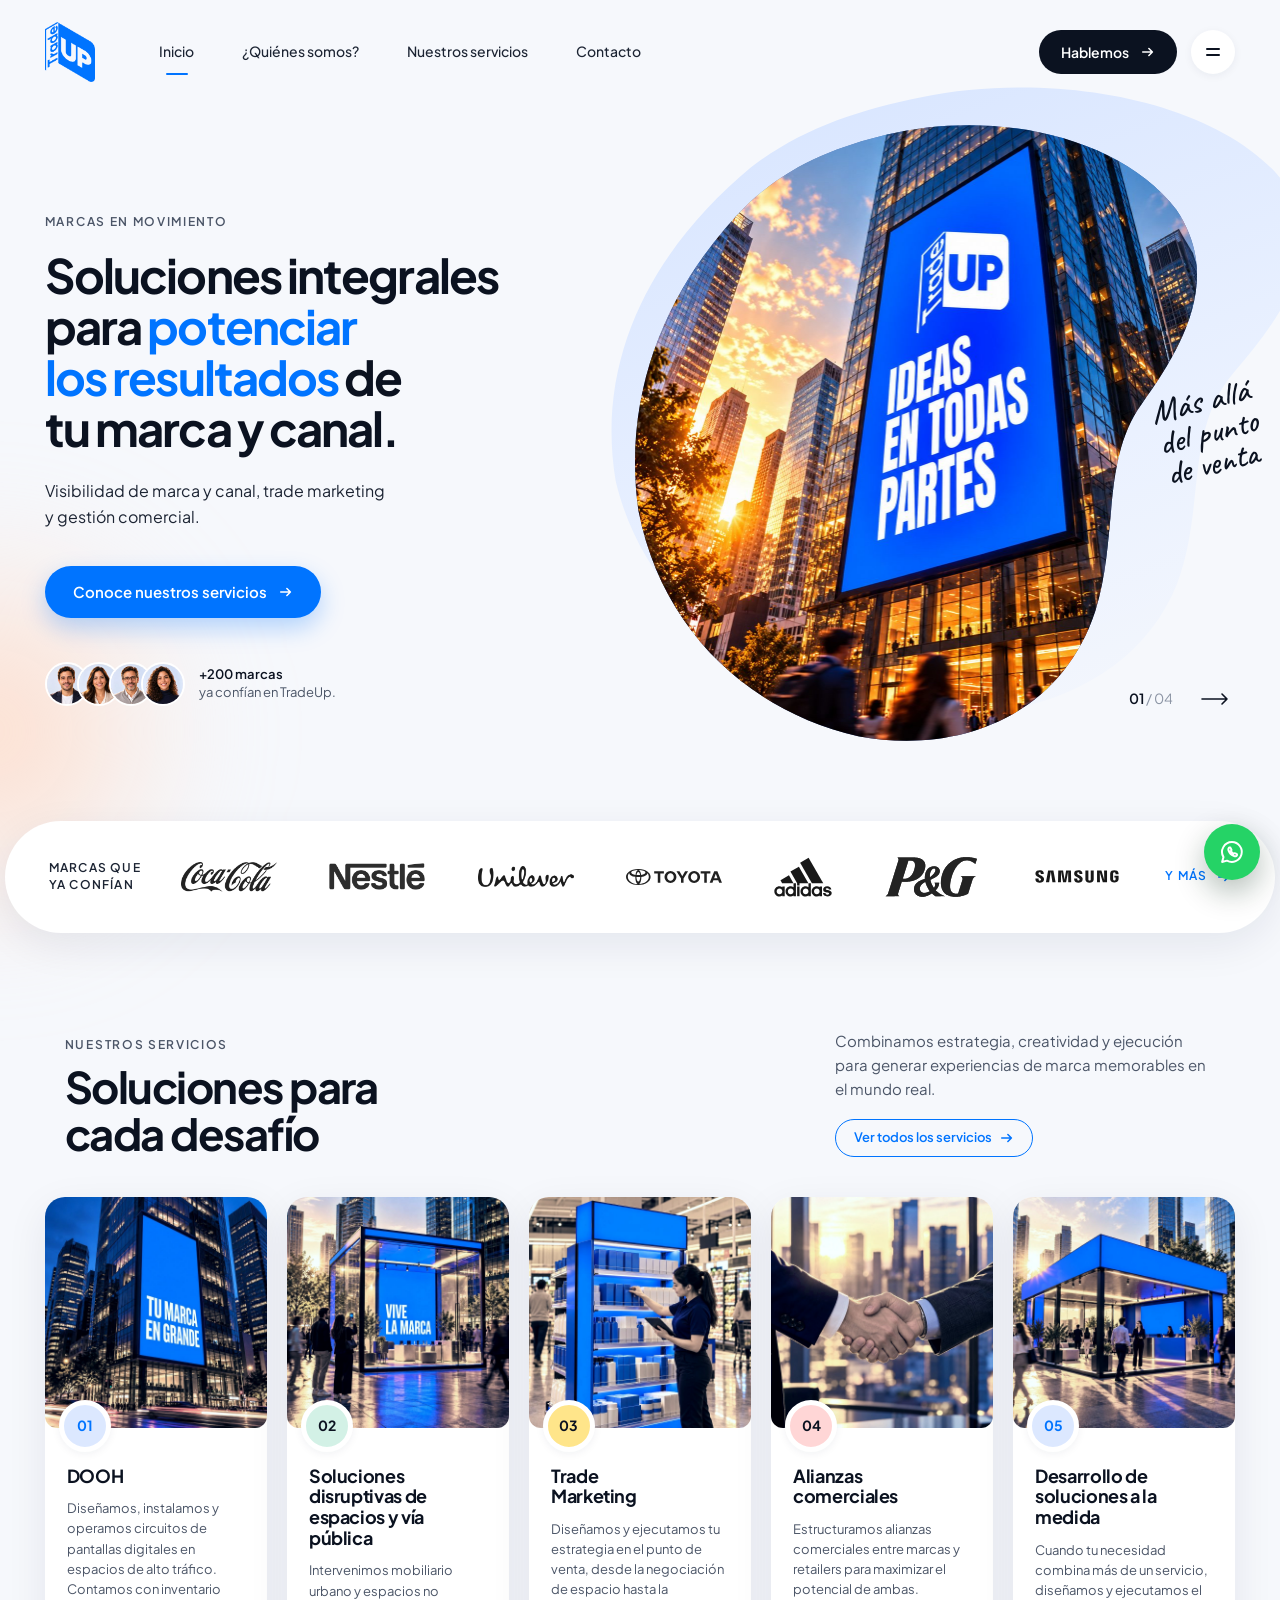
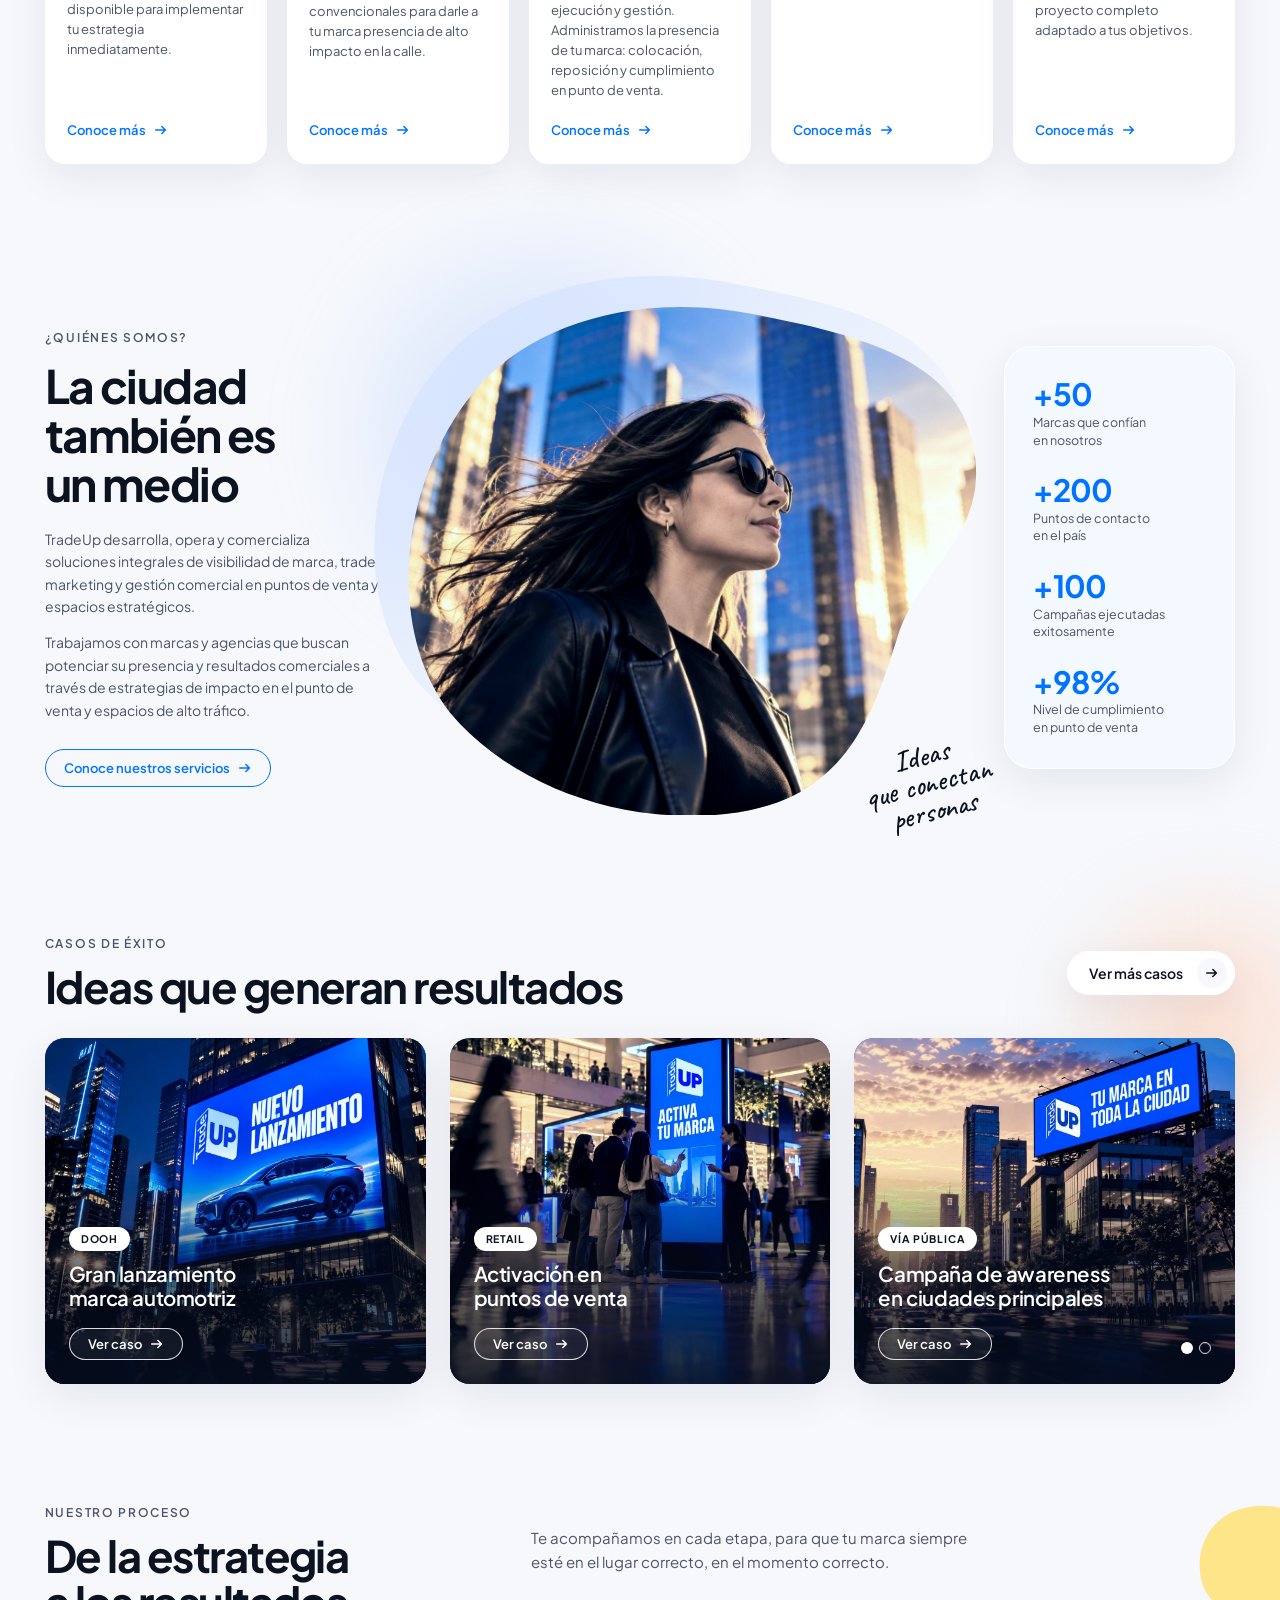
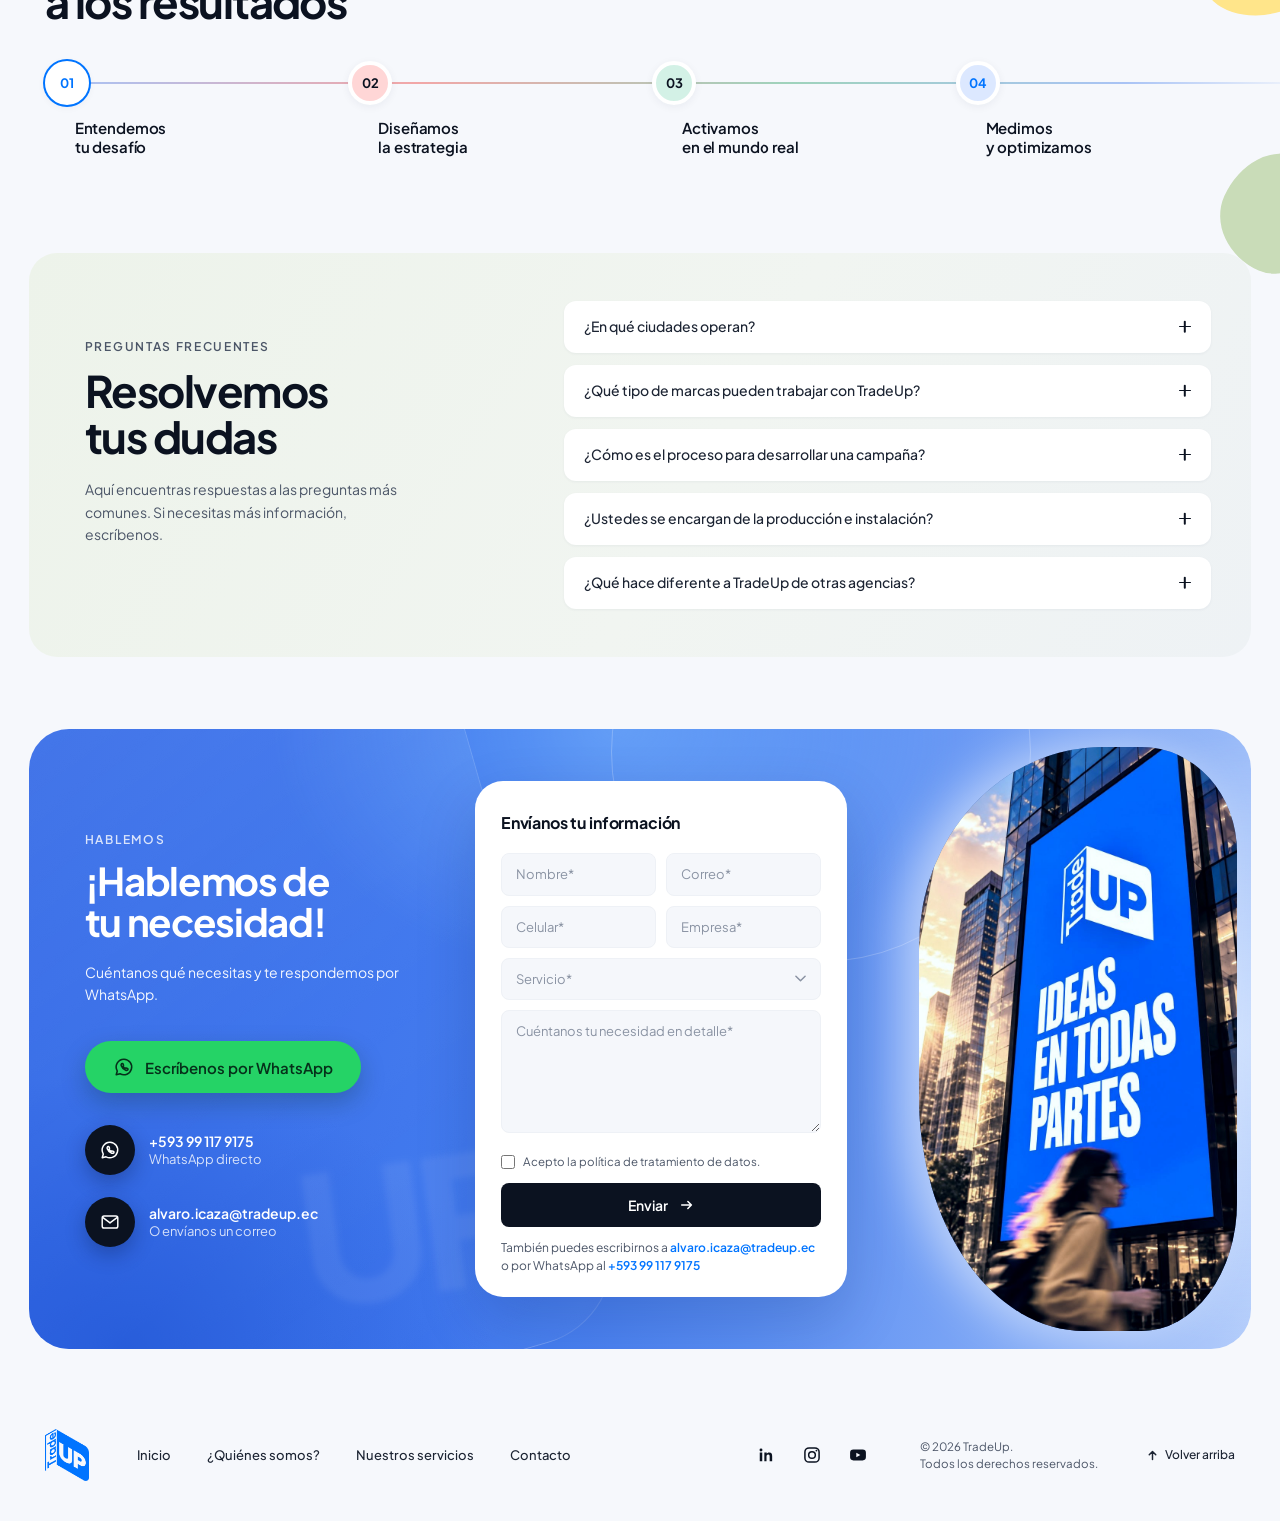
<file: index.html>
<!doctype html>
<html lang="es">
<head>
  <meta charset="utf-8">
  <meta name="viewport" content="width=device-width, initial-scale=1">
  <title>TradeUp | Soluciones integrales para tu marca y canal</title>
  <meta name="description" content="Visibilidad de marca y canal, trade marketing y gestión comercial. Soluciones integrales para potenciar los resultados de tu marca y canal.">
  <link rel="icon" href="assets/favicon/favicon.ico" sizes="any">
  <link rel="icon" type="image/png" sizes="32x32" href="assets/favicon/favicon-32x32.png">
  <link rel="apple-touch-icon" href="assets/favicon/apple-touch-icon.png">
  <meta name="theme-color" content="#001B42">
  <link rel="preconnect" href="https://fonts.googleapis.com">
  <link rel="preconnect" href="https://fonts.gstatic.com" crossorigin>
  <link href="https://fonts.googleapis.com/css2?family=Plus+Jakarta+Sans:wght@400;500;600;700;800&family=Caveat:wght@500;600&display=swap" rel="stylesheet">
  <link rel="stylesheet" href="css/main.css">
</head>
<body>

  <!-- Definiciones SVG reutilizables (formas orgánicas) -->
  <svg class="sr-defs" width="0" height="0" aria-hidden="true" focusable="false">
    <defs>
      <clipPath id="blob-hero" clipPathUnits="objectBoundingBox">
        <path d="M0.44,0.02 C0.62,-0.02 0.84,0.02 0.94,0.14 C1.02,0.25 0.95,0.36 0.88,0.45 C0.81,0.54 0.84,0.66 0.8,0.78 C0.74,0.95 0.56,1.01 0.39,0.98 C0.2,0.94 0.05,0.81 0.01,0.62 C-0.02,0.42 0.07,0.25 0.2,0.13 C0.27,0.07 0.35,0.04 0.44,0.02 Z"/>
      </clipPath>
      <clipPath id="blob-impact" clipPathUnits="objectBoundingBox">
        <path d="M0.12,0.18 C0.22,0.04 0.42,-0.02 0.62,0.03 C0.8,0.07 0.97,0.12 0.99,0.3 C1.01,0.45 0.9,0.52 0.86,0.64 C0.82,0.78 0.78,0.95 0.6,0.99 C0.42,1.03 0.2,0.96 0.08,0.8 C-0.03,0.64 -0.01,0.36 0.12,0.18 Z"/>
      </clipPath>
    </defs>
  </svg>

  <!-- ============================================================
       SECCIÓN 01 · HEADER
       ============================================================ -->
  <header class="site-header">
    <div class="container header__inner">
      <a class="logo" href="#" aria-label="TradeUp - Inicio">
        <img class="logo__img" src="assets/img/logo-tradeup.png" alt="TradeUp" width="332" height="394">
      </a>

      <nav class="nav" aria-label="Principal">
        <a href="#" class="nav__link is-active">Inicio</a>
        <a href="#nosotros" class="nav__link">¿Quiénes somos?</a>
        <a href="#servicios" class="nav__link">Nuestros servicios</a>
        <a href="#contacto" class="nav__link">Contacto</a>
      </nav>

      <div class="header__actions">
        <a href="#contacto" class="btn btn--dark btn--sm">
          Hablemos
          <svg class="i-arrow" viewBox="0 0 16 16" aria-hidden="true"><path d="M2 8h11M9 4l4 4-4 4"/></svg>
        </a>
        <button class="icon-btn menu-toggle" type="button" aria-label="Abrir menú" aria-expanded="false" aria-controls="menu-panel">
          <span class="burger"><span></span><span></span></span>
        </button>
      </div>
    </div>

    <!-- Panel de menú (burger) -->
    <div class="menu-panel" id="menu-panel" hidden>
      <nav class="menu-panel__nav" aria-label="Menú">
        <a href="#" class="menu-panel__link">Inicio</a>
        <a href="#nosotros" class="menu-panel__link">¿Quiénes somos?</a>
        <a href="#servicios" class="menu-panel__link">Nuestros servicios</a>
        <a href="#casos" class="menu-panel__link">Casos de éxito</a>
        <a href="#faq" class="menu-panel__link">Preguntas frecuentes</a>
        <a href="#contacto" class="menu-panel__link">Contacto</a>
      </nav>
      <a href="#contacto" class="btn btn--primary menu-panel__cta">Hablemos <svg class="i-arrow" viewBox="0 0 16 16" aria-hidden="true"><path d="M2 8h11M9 4l4 4-4 4"/></svg></a>
    </div>
  </header>

  <!-- ============================================================
       SECCIÓN 01 · HERO
       ============================================================ -->
  <section class="hero">
    <span class="hero__glow hero__glow--peach" aria-hidden="true"></span>

    <div class="container hero__grid">
      <div class="hero__content">
        <p class="eyebrow">Marcas en movimiento</p>
        <h1 class="hero__title hero__title--long">
          Soluciones integrales para <span class="text-blue">potenciar los resultados</span> de tu marca y canal.
        </h1>
        <p class="hero__lead">
          Visibilidad de marca y canal, trade marketing<br class="br-desk">
          y gestión comercial.
        </p>

        <a href="#servicios" class="btn btn--primary">
          Conoce nuestros servicios
          <svg class="i-arrow" viewBox="0 0 16 16" aria-hidden="true"><path d="M2 8h11M9 4l4 4-4 4"/></svg>
        </a>

        <div class="social-proof" data-optional="cifra-marcas">
          <div class="avatars">
            <img src="assets/img/avatar-1.jpg" alt="" width="28" height="28">
            <img src="assets/img/avatar-2.jpg" alt="" width="28" height="28">
            <img src="assets/img/avatar-3.jpg" alt="" width="28" height="28">
            <img src="assets/img/avatar-4.jpg" alt="" width="28" height="28">
          </div>
          <p class="social-proof__text">
            <strong>+200 marcas</strong>
            <span>ya confían en TradeUp.</span>
          </p>
        </div>
      </div>

      <div class="hero__media">
        <span class="hero__shape" aria-hidden="true"></span>
        <!-- Slider: assets/img/hero-billboard.jpg + hero-2/3/4.jpg (1200×1260) -->
        <figure class="hero__figure" data-slider>
          <img class="hero__slide is-active" src="assets/img/hero-billboard.jpg"
               alt="Valla digital de TradeUp en la fachada de un edificio con el mensaje Ideas en todas partes"
               width="1200" height="1260">
          <img class="hero__slide" src="assets/img/hero-2.jpg" alt="Pantalla digital de marca en una avenida principal" width="1200" height="1260" loading="lazy">
          <img class="hero__slide" src="assets/img/hero-3.jpg" alt="Activación de marca dentro de un punto de venta" width="1200" height="1260" loading="lazy">
          <img class="hero__slide" src="assets/img/hero-4.jpg" alt="Mobiliario urbano intervenido con publicidad de marca" width="1200" height="1260" loading="lazy">
        </figure>
        <p class="hero__script" aria-hidden="true">Más allá<br>del punto<br>de venta</p>

        <div class="hero__pager">
          <span class="hero__count" aria-live="polite"><strong data-slider-current>01</strong> / <span data-slider-total>04</span></span>
          <button class="pager-btn" type="button" aria-label="Siguiente imagen" data-slider-next>
            <svg viewBox="0 0 28 16" aria-hidden="true"><path d="M1 8h25M21 3l5 5-5 5"/></svg>
          </button>
        </div>
      </div>
    </div>
  </section>

  <!-- ============================================================
       SECCIÓN 02 · FRANJA DE MARCAS
       Logos: assets/img/brands/<nombre>.svg (SVG oficiales).
       Si un archivo falta, se muestra el nombre en texto (fallback).
       ============================================================ -->
  <section class="brands" data-optional="franja-marcas" aria-labelledby="brands-title">
    <div class="container">
      <div class="brands__bar">
        <h2 id="brands-title" class="brands__label">Marcas que <br>ya confían</h2>

        <ul class="brands__list" role="list">
          <li class="brand"><img src="assets/img/brands/coca-cola.webp" alt="Coca-Cola" onerror="this.parentNode.classList.add('is-missing')"><span class="brand__name">Coca-Cola</span></li>
          <li class="brand"><img src="assets/img/brands/nestle.webp" alt="Nestlé" onerror="this.parentNode.classList.add('is-missing')"><span class="brand__name">Nestlé</span></li>
          <li class="brand"><img src="assets/img/brands/unilever.webp" alt="Unilever" onerror="this.parentNode.classList.add('is-missing')"><span class="brand__name">Unilever</span></li>
          <li class="brand"><img src="assets/img/brands/toyota.svg" alt="Toyota" onerror="this.parentNode.classList.add('is-missing')"><span class="brand__name">Toyota</span></li>
          <li class="brand"><img src="assets/img/brands/adidas.svg" alt="Adidas" onerror="this.parentNode.classList.add('is-missing')"><span class="brand__name">Adidas</span></li>
          <li class="brand"><img src="assets/img/brands/procter-and-gamble.svg" alt="P&amp;G" onerror="this.parentNode.classList.add('is-missing')"><span class="brand__name">P&amp;G</span></li>
          <li class="brand"><img src="assets/img/brands/samsung-8.svg" alt="Samsung" onerror="this.parentNode.classList.add('is-missing')"><span class="brand__name">Samsung</span></li>
        </ul>

        <a href="#casos" class="brands__more">
          Y más
          <svg class="i-arrow" viewBox="0 0 16 16" aria-hidden="true"><path d="M2 8h11M9 4l4 4-4 4"/></svg>
        </a>
      </div>
    </div>
  </section>

  <!-- ============================================================
       SECCIÓN 03 · SERVICIOS
       Imágenes: assets/img/services/<slug>.jpg (480×500 aprox.)
       ============================================================ -->
  <section class="services" id="servicios" aria-labelledby="services-title">
    <div class="container">
      <div class="section-head">
        <div class="section-head__main">
          <p class="eyebrow">Nuestros servicios</p>
          <h2 id="services-title" class="section-title">Soluciones para<br>cada desafío</h2>
        </div>
        <div class="section-head__aside">
          <p>Combinamos estrategia, creatividad y ejecución para generar experiencias de marca memorables en el mundo real.</p>
          <a href="#servicios" class="btn btn--outline btn--xs">
            Ver todos los servicios
            <svg class="i-arrow" viewBox="0 0 16 16" aria-hidden="true"><path d="M2 8h11M9 4l4 4-4 4"/></svg>
          </a>
        </div>
      </div>

      <div class="services__track">
        <ul class="services__list" role="list">
          <li>
            <article class="svc-card">
              <figure class="svc-card__media">
                <img src="assets/img/services/dooh.jpg" alt="Pantalla digital DOOH en la fachada de un edificio urbano" width="480" height="500" loading="lazy">
              </figure>
              <span class="num-badge num-badge--blue">01</span>
              <div class="svc-card__body">
                <h3 class="svc-card__title">DOOH</h3>
                <p class="svc-card__text">Diseñamos, instalamos y operamos circuitos de pantallas digitales en espacios de alto tráfico. Contamos con inventario disponible para implementar tu estrategia inmediatamente.</p>
                <a href="#contacto" class="link-arrow">
                  Conoce más
                  <svg class="i-arrow" viewBox="0 0 16 16" aria-hidden="true"><path d="M2 8h11M9 4l4 4-4 4"/></svg>
                </a>
              </div>
            </article>
          </li>
          <li>
            <article class="svc-card">
              <figure class="svc-card__media">
                <img src="assets/img/services/espacios-disruptivos.jpg" alt="Intervención de marca en mobiliario urbano y vía pública" width="480" height="500" loading="lazy">
              </figure>
              <span class="num-badge num-badge--mint">02</span>
              <div class="svc-card__body">
                <h3 class="svc-card__title">Soluciones disruptivas de espacios y vía pública</h3>
                <p class="svc-card__text">Intervenimos mobiliario urbano y espacios no convencionales para darle a tu marca presencia de alto impacto en la calle.</p>
                <a href="#contacto" class="link-arrow">
                  Conoce más
                  <svg class="i-arrow" viewBox="0 0 16 16" aria-hidden="true"><path d="M2 8h11M9 4l4 4-4 4"/></svg>
                </a>
              </div>
            </article>
          </li>
          <li>
            <article class="svc-card">
              <figure class="svc-card__media">
                <img src="assets/img/services/trade-marketing.jpg" alt="Exhibidor de marca dentro de un punto de venta" width="480" height="500" loading="lazy">
              </figure>
              <span class="num-badge num-badge--yellow">03</span>
              <div class="svc-card__body">
                <h3 class="svc-card__title">Trade<br>Marketing</h3>
                <p class="svc-card__text">Diseñamos y ejecutamos tu estrategia en el punto de venta, desde la negociación de espacio hasta la ejecución y gestión. Administramos la presencia de tu marca: colocación, reposición y cumplimiento en punto de venta.</p>
                <a href="#contacto" class="link-arrow">
                  Conoce más
                  <svg class="i-arrow" viewBox="0 0 16 16" aria-hidden="true"><path d="M2 8h11M9 4l4 4-4 4"/></svg>
                </a>
              </div>
            </article>
          </li>
          <li>
            <article class="svc-card">
              <figure class="svc-card__media">
                <img src="assets/img/services/alianzas-comerciales.jpg" alt="Apretón de manos entre socios comerciales" width="480" height="500" loading="lazy">
              </figure>
              <span class="num-badge num-badge--pink">04</span>
              <div class="svc-card__body">
                <h3 class="svc-card__title">Alianzas<br>comerciales</h3>
                <p class="svc-card__text">Estructuramos alianzas comerciales entre marcas y retailers para maximizar el potencial de ambas.</p>
                <a href="#contacto" class="link-arrow">
                  Conoce más
                  <svg class="i-arrow" viewBox="0 0 16 16" aria-hidden="true"><path d="M2 8h11M9 4l4 4-4 4"/></svg>
                </a>
              </div>
            </article>
          </li>
          <li>
            <article class="svc-card">
              <figure class="svc-card__media">
                <img src="assets/img/services/soluciones-a-la-medida.jpg" alt="Equipo trabajando sobre planos de un proyecto a la medida" width="480" height="500" loading="lazy">
              </figure>
              <span class="num-badge num-badge--blue">05</span>
              <div class="svc-card__body">
                <h3 class="svc-card__title">Desarrollo de soluciones a la medida</h3>
                <p class="svc-card__text">Cuando tu necesidad combina más de un servicio, diseñamos y ejecutamos el proyecto completo adaptado a tus objetivos.</p>
                <a href="#contacto" class="link-arrow">
                  Conoce más
                  <svg class="i-arrow" viewBox="0 0 16 16" aria-hidden="true"><path d="M2 8h11M9 4l4 4-4 4"/></svg>
                </a>
              </div>
            </article>
          </li>
        </ul>
      </div>
    </div>
  </section>

  <!-- ============================================================
       SECCIÓN 04 · IMPACTO + STATS
       Imagen: assets/img/impact-city.jpg (1000×1000 aprox.)
       ============================================================ -->
  <section class="impact" id="nosotros" aria-labelledby="impact-title">
    <span class="impact__glow" aria-hidden="true"></span>
    <div class="container impact__grid">
      <div class="impact__content">
        <p class="eyebrow">¿Quiénes somos?</p>
        <h2 id="impact-title" class="section-title impact__title">La ciudad<br>también es<br>un medio</h2>
        <p class="impact__lead">TradeUp desarrolla, opera y comercializa soluciones integrales de visibilidad de marca, trade marketing y gestión comercial en puntos de venta y espacios estratégicos.</p>
        <p class="impact__lead">Trabajamos con marcas y agencias que buscan potenciar su presencia y resultados comerciales a través de estrategias de impacto en el punto de venta y espacios de alto tráfico.</p>
        <a href="#servicios" class="btn btn--outline btn--xs">
          Conoce nuestros servicios
          <svg class="i-arrow" viewBox="0 0 16 16" aria-hidden="true"><path d="M2 8h11M9 4l4 4-4 4"/></svg>
        </a>
      </div>

      <div class="impact__media">
        <span class="impact__shape" aria-hidden="true"></span>
        <figure class="impact__figure">
          <img src="assets/img/impact-city.jpg" alt="Mujer con gafas de sol caminando por la ciudad entre edificios" width="1000" height="1000" loading="lazy">
        </figure>
        <p class="impact__script" aria-hidden="true">Ideas<br>que conectan<br>personas</p>
      </div>

      <ul class="impact__stats" data-optional="cifras" role="list">
          <li class="stat">
            <span class="stat__value">+50</span>
            <span class="stat__label">Marcas que confían <br>en nosotros</span>
          </li>
          <li class="stat">
            <span class="stat__value">+200</span>
            <span class="stat__label">Puntos de contacto <br>en el país</span>
          </li>
          <li class="stat">
            <span class="stat__value">+100</span>
            <span class="stat__label">Campañas ejecutadas <br>exitosamente</span>
          </li>
          <li class="stat">
            <span class="stat__value">+98%</span>
            <span class="stat__label">Nivel de cumplimiento <br>en punto de venta</span>
          </li>
      </ul>
    </div>
  </section>

  <!-- ============================================================
       SECCIÓN 05 · CASOS DE ÉXITO
       Imágenes: assets/img/cases/<slug>.jpg (800×720 aprox.)
       ============================================================ -->
  <section class="cases" id="casos" data-optional="casos" aria-labelledby="cases-title">
    <span class="cases__glow" aria-hidden="true"></span>
    <div class="container">
      <div class="section-head cases__head">
        <div class="section-head__main">
          <p class="eyebrow">Casos de éxito</p>
          <h2 id="cases-title" class="section-title">Ideas que generan resultados</h2>
        </div>
        <a href="#contacto" class="btn btn--light btn--sm">
          Ver más casos
          <span class="btn__icon"><svg class="i-arrow" viewBox="0 0 16 16" aria-hidden="true"><path d="M2 8h11M9 4l4 4-4 4"/></svg></span>
        </a>
      </div>

      <div class="cases__track">
        <ul class="cases__list" role="list">
          <li>
            <article class="case-card">
              <img class="case-card__img" src="assets/img/cases/lanzamiento-automotriz.jpg" alt="Pantalla DOOH en edificio de noche anunciando un lanzamiento automotriz" width="800" height="720" loading="lazy">
              <div class="case-card__body">
                <span class="tag">DOOH</span>
                <h3 class="case-card__title">Gran lanzamiento<br>marca automotriz</h3>
                <a href="#contacto" class="btn btn--ghost-light btn--xs">Ver caso <svg class="i-arrow" viewBox="0 0 16 16" aria-hidden="true"><path d="M2 8h11M9 4l4 4-4 4"/></svg></a>
              </div>
            </article>
          </li>
          <li>
            <article class="case-card">
              <img class="case-card__img" src="assets/img/cases/activacion-punto-de-venta.jpg" alt="Tótem digital de marca dentro de un centro comercial con personas" width="800" height="720" loading="lazy">
              <div class="case-card__body">
                <span class="tag">Retail</span>
                <h3 class="case-card__title">Activación en<br>puntos de venta</h3>
                <a href="#contacto" class="btn btn--ghost-light btn--xs">Ver caso <svg class="i-arrow" viewBox="0 0 16 16" aria-hidden="true"><path d="M2 8h11M9 4l4 4-4 4"/></svg></a>
              </div>
            </article>
          </li>
          <li>
            <article class="case-card">
              <img class="case-card__img" src="assets/img/cases/awareness-ciudades.jpg" alt="Valla digital sobre un edificio en una avenida al atardecer" width="800" height="720" loading="lazy">
              <div class="case-card__body">
                <span class="tag">Vía pública</span>
                <h3 class="case-card__title">Campaña de awareness<br>en ciudades principales</h3>
                <a href="#contacto" class="btn btn--ghost-light btn--xs">Ver caso <svg class="i-arrow" viewBox="0 0 16 16" aria-hidden="true"><path d="M2 8h11M9 4l4 4-4 4"/></svg></a>
              </div>
            </article>
          </li>
        </ul>
        <div class="cases__dots" aria-hidden="true" data-dots></div>
      </div>
    </div>
  </section>

  <!-- ============================================================
       SECCIÓN 06 · PROCESO
       ============================================================ -->
  <section class="process" aria-labelledby="process-title">
    <span class="process__blob process__blob--yellow" aria-hidden="true"></span>
    <span class="process__blob process__blob--sage" aria-hidden="true"></span>
    <div class="container">
      <div class="section-head process__head">
        <div class="section-head__main">
          <p class="eyebrow">Nuestro proceso</p>
          <h2 id="process-title" class="section-title">De la estrategia <br>a los resultados</h2>
        </div>
        <div class="section-head__aside">
          <p>Te acompañamos en cada etapa, para que tu marca siempre esté en el lugar correcto, en el momento correcto.</p>
        </div>
      </div>

      <ol class="steps" role="list">
          <li class="step">
            <span class="num-badge num-badge--sm num-badge--outline">01</span>
            <h3 class="step__title">Entendemos <br>tu desafío</h3>
          </li>
          <li class="step">
            <span class="num-badge num-badge--sm num-badge--pink">02</span>
            <h3 class="step__title">Diseñamos <br>la estrategia</h3>
          </li>
          <li class="step">
            <span class="num-badge num-badge--sm num-badge--mint">03</span>
            <h3 class="step__title">Activamos <br>en el mundo real</h3>
          </li>
          <li class="step">
            <span class="num-badge num-badge--sm num-badge--blue">04</span>
            <h3 class="step__title">Medimos <br>y optimizamos</h3>
          </li>
      </ol>
    </div>
  </section>

  <!-- ============================================================
       SECCIÓN 07 · PREGUNTAS FRECUENTES
       Acordeón nativo con <details> (funciona sin JS).
       ============================================================ -->
  <section class="faq" id="faq" data-optional="faq" aria-labelledby="faq-title">
    <div class="container">
      <div class="faq__panel">
        <div class="faq__intro">
          <p class="eyebrow">Preguntas frecuentes</p>
          <h2 id="faq-title" class="section-title">Resolvemos <br>tus dudas</h2>
          <p class="faq__lead">Aquí encuentras respuestas a las preguntas más comunes. Si necesitas más información, escríbenos.</p>
          <!-- <a href="#faq" class="btn btn--white btn--xs">Ver todas las preguntas <svg class="i-arrow" viewBox="0 0 16 16" aria-hidden="true"><path d="M2 8h11M9 4l4 4-4 4"/></svg></a> -->
        </div>

        <div class="faq__list">
        <details class="faq-item" name="faq">
          <summary class="faq-item__q">
            <span>¿En qué ciudades operan?</span>
            <span class="faq-item__icon" aria-hidden="true"></span>
          </summary>
          <div class="faq-item__a"><p>Tenemos cobertura en las principales ciudades del país y operamos a nivel nacional a través de nuestra red de aliados en punto de venta y vía pública.</p></div>
        </details>
        <details class="faq-item" name="faq">
          <summary class="faq-item__q">
            <span>¿Qué tipo de marcas pueden trabajar con TradeUp?</span>
            <span class="faq-item__icon" aria-hidden="true"></span>
          </summary>
          <div class="faq-item__a"><p>Trabajamos con marcas de consumo masivo, retail, tecnología, automotriz y servicios, desde lanzamientos locales hasta campañas nacionales.</p></div>
        </details>
        <details class="faq-item" name="faq">
          <summary class="faq-item__q">
            <span>¿Cómo es el proceso para desarrollar una campaña?</span>
            <span class="faq-item__icon" aria-hidden="true"></span>
          </summary>
          <div class="faq-item__a"><p>Entendemos tu desafío, diseñamos la estrategia, activamos en el mundo real y medimos resultados para optimizar cada etapa.</p></div>
        </details>
        <details class="faq-item" name="faq">
          <summary class="faq-item__q">
            <span>¿Ustedes se encargan de la producción e instalación?</span>
            <span class="faq-item__icon" aria-hidden="true"></span>
          </summary>
          <div class="faq-item__a"><p>Sí. Gestionamos la campaña de punta a punta: producción, logística, instalación, mantenimiento y reporte.</p></div>
        </details>
        <details class="faq-item" name="faq">
          <summary class="faq-item__q">
            <span>¿Qué hace diferente a TradeUp de otras agencias?</span>
            <span class="faq-item__icon" aria-hidden="true"></span>
          </summary>
          <div class="faq-item__a"><p>Unimos medios, trade marketing y alianzas comerciales en un solo equipo, con ejecución propia y medición en punto de venta.</p></div>
        </details>
        </div>
      </div>
    </div>
  </section>

  <!-- ============================================================
       SECCIÓN 08 · CONTACTO
       Imagen: assets/img/contact-billboard.jpg (700×1000 aprox., vertical)
       El formulario no envía aún: conectar "action" al backend/CRM.
       ============================================================ -->
  <section class="contact" id="contacto" aria-labelledby="contact-title">
    <div class="container">
      <div class="contact__panel">
        <!-- Capas decorativas del fondo (no afectan el contenido) -->
        <span class="contact__deco contact__deco--slab" aria-hidden="true"></span>
        <span class="contact__deco contact__deco--glow" aria-hidden="true"></span>
        <span class="contact__deco contact__deco--ghost" aria-hidden="true">UP</span>
        <span class="contact__deco contact__deco--ring" aria-hidden="true"></span>
        <div class="contact__intro">
          <p class="eyebrow eyebrow--light">Hablemos</p>
          <h2 id="contact-title" class="section-title contact__title">¡Hablemos de <br>tu necesidad!</h2>
          <p class="contact__lead">Cuéntanos qué necesitas y te respondemos por WhatsApp.</p>

          <a class="btn btn--whatsapp contact__wa" href="https://wa.me/593991179175?text=Hola%2C%20quiero%20m%C3%A1s%20informaci%C3%B3n%20sobre%20los%20servicios%20de%20TradeUp." target="_blank" rel="noopener">
            <span class="btn--whatsapp__icon" aria-hidden="true"><svg viewBox="0 0 24 24"><path d="M12 3.5a8.5 8.5 0 0 0-7.3 12.9L3.5 20.5l4.2-1.1A8.5 8.5 0 1 0 12 3.5Z"/><path d="M9.2 8.6c.2-.4.5-.4.7-.4h.5c.2 0 .4.1.5.4l.6 1.5c.1.2 0 .4-.1.6l-.4.5c.5 1 1.3 1.8 2.3 2.3l.5-.4c.2-.1.4-.2.6-.1l1.5.6c.3.1.4.3.4.5v.5c0 .2 0 .5-.4.7-.5.3-1.2.5-2 .2a8.2 8.2 0 0 1-4.9-4.9c-.3-.8-.1-1.5.2-2Z"/></svg></span>
            Escríbenos por WhatsApp
          </a>

          <ul class="contact__channels" role="list">
            <li>
              <a class="channel" href="https://wa.me/593991179175?text=Hola%2C%20quiero%20m%C3%A1s%20informaci%C3%B3n%20sobre%20los%20servicios%20de%20TradeUp." target="_blank" rel="noopener">
                <span class="channel__icon" aria-hidden="true">
                  <!-- Reemplazable por el ícono oficial de WhatsApp -->
                  <svg viewBox="0 0 24 24"><path d="M12 3.5a8.5 8.5 0 0 0-7.3 12.9L3.5 20.5l4.2-1.1A8.5 8.5 0 1 0 12 3.5Z"/><path d="M9.2 8.6c.2-.4.5-.4.7-.4h.5c.2 0 .4.1.5.4l.6 1.5c.1.2 0 .4-.1.6l-.4.5c.5 1 1.3 1.8 2.3 2.3l.5-.4c.2-.1.4-.2.6-.1l1.5.6c.3.1.4.3.4.5v.5c0 .2 0 .5-.4.7-.5.3-1.2.5-2 .2a8.2 8.2 0 0 1-4.9-4.9c-.3-.8-.1-1.5.2-2Z"/></svg>
                </span>
                <span class="channel__text"><strong>+593 99 117 9175</strong><span>WhatsApp directo</span></span>
              </a>
            </li>
            <li>
              <a class="channel" href="mailto:alvaro.icaza@tradeup.ec">
                <span class="channel__icon" aria-hidden="true">
                  <svg viewBox="0 0 24 24"><rect x="3.5" y="5.5" width="17" height="13" rx="2"/><path d="m4 7 8 6 8-6"/></svg>
                </span>
                <span class="channel__text"><strong>alvaro.icaza@tradeup.ec</strong><span>O envíanos un correo</span></span>
              </a>
            </li>
          </ul>
        </div>

        <form class="contact-form" action="#" method="post" novalidate>
          <h3 class="contact-form__title">Envíanos tu información</h3>
          <div class="contact-form__grid">
            <label class="field"><span class="sr-only">Nombre</span><input type="text" name="nombre" placeholder="Nombre*" autocomplete="name" required></label>
            <label class="field"><span class="sr-only">Correo</span><input type="email" name="email" placeholder="Correo*" autocomplete="email" required></label>
            <label class="field"><span class="sr-only">Celular</span><input type="tel" name="celular" placeholder="Celular*" autocomplete="tel" required></label>
            <label class="field"><span class="sr-only">Empresa</span><input type="text" name="empresa" placeholder="Empresa*" autocomplete="organization" required></label>
            <label class="field field--full field--select"><span class="sr-only">Servicio</span>
              <select name="servicio" required>
                <option value="" selected disabled>Servicio*</option>
                <option>DOOH</option>
                <option>Soluciones de espacios y vía pública</option>
                <option>Trade Marketing</option>
                <option>Alianzas comerciales</option>
                <option>Otro</option>
              </select>
            </label>
            <label class="field field--full"><span class="sr-only">Necesidad</span><textarea name="mensaje" rows="5" placeholder="Cuéntanos tu necesidad en detalle*" required></textarea></label>
          </div>
          <label class="check">
            <input type="checkbox" name="acepta" required>
            <span>Acepto la política de tratamiento de datos.</span>
          </label>
          <button type="submit" class="btn btn--dark contact-form__submit">Enviar <svg class="i-arrow" viewBox="0 0 16 16" aria-hidden="true"><path d="M2 8h11M9 4l4 4-4 4"/></svg></button>
          <p class="form-status" role="status" aria-live="polite"></p>
          <p class="contact-form__alt">También puedes escribirnos a <a href="mailto:alvaro.icaza@tradeup.ec">alvaro.icaza@tradeup.ec</a> o por WhatsApp al <a href="https://wa.me/593991179175?text=Hola%2C%20quiero%20m%C3%A1s%20informaci%C3%B3n%20sobre%20los%20servicios%20de%20TradeUp." target="_blank" rel="noopener">+593 99 117 9175</a></p>
        </form>

        <figure class="contact__media">
          <img src="assets/img/contact-billboard.jpg" alt="Persona caminando frente a una pantalla de TradeUp con el mensaje Ideas en todas partes" width="700" height="1000" loading="lazy">
        </figure>
      </div>
    </div>
  </section>

  <!-- ============================================================
       SECCIÓN 09 · FOOTER
       ============================================================ -->
  <footer class="site-footer">
    <div class="container footer__inner">
      <a class="logo" href="#" aria-label="TradeUp - Inicio">
        <img class="logo__img" src="assets/img/logo-tradeup.png" alt="TradeUp" width="332" height="394">
      </a>

      <nav class="footer__nav" aria-label="Pie de página">
        <a href="#">Inicio</a>
        <a href="#nosotros">¿Quiénes somos?</a>
        <a href="#servicios">Nuestros servicios</a>
        <a href="#contacto">Contacto</a>
      </nav>

      <ul class="footer__social" role="list">
        <li><a href="#" aria-label="LinkedIn de TradeUp" target="_blank" rel="noopener">
          <svg viewBox="0 0 24 24" aria-hidden="true"><path d="M4.5 9h3v10.5h-3zM6 4.2a1.75 1.75 0 1 1 0 3.5 1.75 1.75 0 0 1 0-3.5zM10 9h2.9v1.5h.04c.4-.76 1.38-1.56 2.85-1.56 3.05 0 3.61 2 3.61 4.6v5.96h-3v-5.28c0-1.26-.02-2.88-1.76-2.88-1.76 0-2.03 1.37-2.03 2.79v5.37H10z" class="fill"/></svg>
        </a></li>
        <li><a href="#" aria-label="Instagram de TradeUp" target="_blank" rel="noopener">
          <svg viewBox="0 0 24 24" aria-hidden="true"><rect x="3.5" y="3.5" width="17" height="17" rx="5"/><circle cx="12" cy="12" r="4"/><circle cx="17.3" cy="6.7" r="1.1" class="fill"/></svg>
        </a></li>
        <li><a href="#" aria-label="YouTube de TradeUp" target="_blank" rel="noopener">
          <svg viewBox="0 0 24 24" aria-hidden="true"><rect x="2.5" y="5.5" width="19" height="13" rx="4" class="fill"/><path d="M10 9.2v5.6l4.8-2.8z" class="fill-bg"/></svg>
        </a></li>
      </ul>

      <p class="footer__legal">© <span data-year>2025</span> TradeUp.<br>Todos los derechos reservados.</p>

      <a href="#" class="footer__top">
        <svg viewBox="0 0 16 16" aria-hidden="true"><path d="M8 13V3M4 7l4-4 4 4"/></svg>
        Volver arriba
      </a>
    </div>
  </footer>

  <!-- Botón flotante de WhatsApp -->
  <a class="wa-float" href="https://wa.me/593991179175?text=Hola%2C%20quiero%20m%C3%A1s%20informaci%C3%B3n%20sobre%20los%20servicios%20de%20TradeUp." target="_blank" rel="noopener" aria-label="Escríbenos por WhatsApp"><svg viewBox="0 0 24 24"><path d="M12 3.5a8.5 8.5 0 0 0-7.3 12.9L3.5 20.5l4.2-1.1A8.5 8.5 0 1 0 12 3.5Z"/><path d="M9.2 8.6c.2-.4.5-.4.7-.4h.5c.2 0 .4.1.5.4l.6 1.5c.1.2 0 .4-.1.6l-.4.5c.5 1 1.3 1.8 2.3 2.3l.5-.4c.2-.1.4-.2.6-.1l1.5.6c.3.1.4.3.4.5v.5c0 .2 0 .5-.4.7-.5.3-1.2.5-2 .2a8.2 8.2 0 0 1-4.9-4.9c-.3-.8-.1-1.5.2-2Z"/></svg></a>

  <script src="js/main.js" defer></script>

</body>
</html>
</file>
<file: css/main.css>
/* =================================================================
   TRADEUP · main.css
   00. Tokens  01. Base  02. Componentes  10. Header  11. Hero
   ================================================================= */

/* ---------- 00. TOKENS (fuente única de verdad) ---------- */
:root {
  /* Color */
  --blue: #0074ff;      /* azul oficial del logo */
  --blue-600: #005fd6;
  --navy: #001b42;      /* azul marino oficial del logo */
  --blue-50: #eaf1ff;
  --blue-100: #d6e4ff;
  --ink: #0b1220;
  --ink-2: #1c2433;
  --muted: #4b5567;
  --muted-2: #8a93a3;
  --line: #e4e8f0;
  --bg: #f6f8fc;
  --white: #ffffff;
  --peach: #ffd9c4;
  /* Acentos de numeración (servicios / proceso) */
  --acc-blue: #dce8ff;
  --acc-mint: #d3f1e6;
  --acc-yellow: #ffe58a;
  --acc-pink: #ffd6d6;

  /* Tipografía */
  --font: "Plus Jakarta Sans", system-ui, -apple-system, "Segoe UI", sans-serif;
  --font-script: "Caveat", cursive;

  /* Layout */
  --container: 1440px;
  --gutter: clamp(16px, 3.5vw, 56px);
  --radius-sm: 12px;
  --radius: 20px;
  --radius-lg: 28px;
  --pill: 999px;

  /* Sombras */
  --shadow-sm: 0 2px 8px rgba(15, 30, 70, .06);
  --shadow: 0 12px 40px rgba(15, 30, 70, .08);
  --shadow-blue: 0 10px 24px rgba(0, 116, 255, .28);

  --ease: cubic-bezier(.2, .7, .2, 1);
}

/* ---------- 01. BASE ---------- */
*, *::before, *::after { box-sizing: border-box; }
html { -webkit-text-size-adjust: 100%; scroll-behavior: smooth; overflow-x: hidden; overflow-x: clip; }
body {
  margin: 0;
  font-family: var(--font);
  font-size: 16px;
  line-height: 1.55;
  color: var(--ink);
  background: var(--bg);
  -webkit-font-smoothing: antialiased;
  overflow-x: hidden;
  overflow-x: clip; /* evita scroll horizontal por halos decorativos sin romper sticky */
}
img { display: block; max-width: 100%; height: auto; color: transparent; font-size: 0; } /* oculta alt-text mientras no haya imagen */
a { color: inherit; text-decoration: none; }
button { font: inherit; color: inherit; cursor: pointer; border: 0; background: none; }
h1, h2, h3, p { margin: 0; }

.sr-defs { position: absolute; width: 0; height: 0; overflow: hidden; }
.container { width: 100%; max-width: var(--container); margin-inline: auto; padding-inline: var(--gutter); }
.text-blue { color: var(--blue); }

.eyebrow {
  font-size: 12px;
  font-weight: 600;
  letter-spacing: .14em;
  text-transform: uppercase;
  color: var(--muted);
}

/* ---------- 02. COMPONENTES ---------- */
.i-arrow { width: 14px; height: 14px; fill: none; stroke: currentColor; stroke-width: 1.8; stroke-linecap: round; stroke-linejoin: round; transition: transform .25s var(--ease); }

.btn {
  display: inline-flex; align-items: center; gap: 12px;
  height: 52px; padding: 0 28px;
  border-radius: var(--pill);
  font-size: 15px; font-weight: 600; line-height: 1;
  white-space: nowrap;
  transition: background .25s var(--ease), transform .25s var(--ease), box-shadow .25s var(--ease);
}
.btn:hover .i-arrow { transform: translateX(3px); }
.btn--sm { height: 44px; padding: 0 22px; font-size: 14px; }
.btn--primary { background: var(--blue); color: var(--white); box-shadow: var(--shadow-blue); }
.btn--primary:hover { background: var(--blue-600); transform: translateY(-1px); }
.btn--dark { background: var(--ink); color: var(--white); }
.btn--dark:hover { background: var(--ink-2); }
.btn--outline { border: 1.5px solid var(--blue); color: var(--blue); background: transparent; }
.btn--outline:hover { background: var(--blue-50); }

.icon-btn {
  width: 44px; height: 44px; border-radius: 50%;
  display: grid; place-items: center;
  background: var(--white); box-shadow: var(--shadow-sm);
}
.burger { display: grid; gap: 4px; width: 14px; }
.burger span { height: 2px; background: var(--ink); border-radius: 2px; }

/* ---------- 10. HEADER ---------- */
.logo { display: inline-flex; }
.logo__img { width: auto; height: 60px; }
.site-footer .logo__img { height: 52px; }
@media (max-width: 860px) { .logo__img { height: 52px; } }

.site-header { position: relative; z-index: 20; padding-top: 22px; }
.header__inner { display: flex; align-items: center; justify-content: space-between; gap: 24px; }

.nav { display: flex; gap: 48px; margin-left: 40px; margin-right: auto; }
.nav__link { position: relative; font-size: 14px; font-weight: 500; color: var(--ink-2); padding: 6px 0; }
.nav__link::after {
  content: ""; position: absolute; left: 50%; bottom: -6px;
  width: 22px; height: 2px; border-radius: 2px; background: var(--blue);
  transform: translateX(-50%) scaleX(0); transition: transform .25s var(--ease);
}
.nav__link.is-active::after, .nav__link:hover::after { transform: translateX(-50%) scaleX(1); }

.header__actions { display: flex; align-items: center; gap: 14px; }

/* ---------- 11. HERO ---------- */
.hero { position: relative; padding: 40px 0 72px; }

.hero__glow { position: absolute; border-radius: 50%; filter: blur(60px); pointer-events: none; z-index: 0; }
.hero__glow--peach {
  width: 420px; height: 420px; left: -220px; bottom: -120px;
  background: radial-gradient(circle, var(--peach) 0%, rgba(255, 217, 196, 0) 70%);
}

.hero__grid {
  position: relative; z-index: 1;
  display: grid; grid-template-columns: minmax(0, 1fr) minmax(0, 1.1fr);
  align-items: center; gap: 40px;
}

.hero__content { padding-top: 48px; }
.hero__title {
  margin: 18px 0 24px;
  font-size: clamp(44px, 5.6vw, 78px);
  font-weight: 700; line-height: 1.02; letter-spacing: -.04em;
}
.hero__lead { font-size: 16px; line-height: 1.6; color: var(--ink-2); max-width: 470px; margin-bottom: 36px; }

.social-proof { display: flex; align-items: center; gap: 14px; margin-top: 44px; }
.avatars { display: flex; }
.avatars img {
  width: 44px; height: 44px; border-radius: 50%; object-fit: cover;
  border: 2.5px solid var(--white); margin-left: -12px;
  background: linear-gradient(135deg, #c9d6ee, #8ea6d4);
}
.avatars img:first-child { margin-left: 0; }
.social-proof__text { font-size: 13px; line-height: 1.35; display: grid; }
.social-proof__text strong { font-weight: 600; color: var(--ink); }
.social-proof__text span { color: var(--muted); }

/* Media */
.hero__media { position: relative; aspect-ratio: 1 / 1.04; }
.hero__shape {
  position: absolute; inset: -6% -14% 4% -4%;
  background: linear-gradient(160deg, var(--blue-100) 0%, var(--blue-50) 60%, rgba(234, 241, 255, 0) 100%);
  clip-path: url(#blob-hero);
  z-index: 0;
}
.hero__figure {
  position: absolute; inset: 0 4% 0 0; margin: 0;
  clip-path: url(#blob-hero);
  background: linear-gradient(160deg, #6f8fc8, #1e3a74);
  z-index: 1;
}
.hero__figure img { width: 100%; height: 100%; object-fit: cover; object-position: center 30%; } /* ver 20. slider */

.hero__script {
  position: absolute; right: -4%; top: 42%; z-index: 2;
  font-family: var(--font-script); font-weight: 500;
  font-size: clamp(26px, 2.6vw, 38px); line-height: .95;
  color: var(--ink);
  transform: rotate(-14deg);
}

.hero__pager {
  position: absolute; right: 0; bottom: 6%; z-index: 2;
  display: flex; align-items: center; gap: 22px;
  font-size: 14px; color: var(--muted-2);
}
.hero__count strong { color: var(--ink); font-weight: 600; }
.pager-btn { display: grid; place-items: center; width: 40px; height: 24px; color: var(--ink); }
.pager-btn svg { width: 28px; height: 16px; fill: none; stroke: currentColor; stroke-width: 1.6; stroke-linecap: round; stroke-linejoin: round; transition: transform .25s var(--ease); }
.pager-btn:hover svg { transform: translateX(4px); }

/* ---------- 12. FRANJA DE MARCAS ---------- */
.brands { position: relative; z-index: 2; padding: 0 0 72px; }
.brands__bar {
  display: flex; align-items: center; gap: 40px;
  min-height: 112px; padding: 20px 44px;
  margin-inline: -40px; /* en el diseño la franja sobresale del contenedor */
  background: var(--white);
  border-radius: var(--pill);
  box-shadow: var(--shadow);
}
.brands__label {
  flex: none;
  font-size: 12px; font-weight: 600; line-height: 1.4;
  letter-spacing: .1em; text-transform: uppercase;
  color: var(--ink-2);
}
.brands__list {
  flex: 1; min-width: 0;
  display: flex; align-items: center; justify-content: space-between; gap: 32px;
  margin: 0; padding: 0; list-style: none;
}
.brand { flex: none; display: grid; place-items: center; height: 44px; }
.brand img {
  max-height: 40px; max-width: 96px; width: auto;
  filter: grayscale(1) brightness(.15);
  opacity: .9;
  transition: filter .25s var(--ease), opacity .25s var(--ease);
}
.brand:hover img { filter: none; opacity: 1; }
/* Fallback mientras no estén los SVG */
.brand__name { display: none; font-size: 15px; font-weight: 700; color: var(--muted-2); letter-spacing: -.01em; }
.brand.is-missing img { display: none; }
.brand.is-missing .brand__name { display: block; }

.brands__more {
  flex: none;
  display: inline-flex; align-items: center; gap: 10px;
  font-size: 12px; font-weight: 600; letter-spacing: .1em; text-transform: uppercase;
  color: var(--blue);
}
.brands__more:hover .i-arrow { transform: translateX(3px); }

@media (max-width: 1100px) {
  .brands__bar { gap: 28px; padding: 20px 32px; margin-inline: 0; }
  .brands__list { gap: 24px; }
  .brand img { max-width: 80px; }
}
@media (max-width: 860px) {
  .brands { padding-bottom: 56px; }
  .brands__bar {
    flex-wrap: wrap; justify-content: space-between;
    border-radius: var(--radius-lg); padding: 24px;
    row-gap: 20px;
  }
  .brands__label br { display: none; }
  .brands__list {
    order: 3; flex-basis: 100%;
    justify-content: flex-start; gap: 36px;
    overflow-x: auto; scroll-snap-type: x mandatory; scrollbar-width: none;
    -webkit-mask-image: linear-gradient(90deg, #000 85%, transparent);
            mask-image: linear-gradient(90deg, #000 85%, transparent);
    padding-right: 40px;
  }
  .brands__list::-webkit-scrollbar { display: none; }
  .brand { scroll-snap-align: start; }
}

/* ---------- 03. COMPONENTES COMPARTIDOS DE SECCIÓN ---------- */
.btn--xs { height: 38px; padding: 0 18px; font-size: 13px; gap: 8px; }
.btn--outline.btn--xs { border-width: 1.2px; }

.section-title {
  margin-top: 10px;
  font-size: clamp(32px, 3.4vw, 46px);
  font-weight: 700; line-height: 1.06; letter-spacing: -.035em;
}
.section-head {
  display: flex; align-items: flex-end; justify-content: space-between; gap: 40px;
  margin-bottom: 40px;
}
.section-head__aside { max-width: 380px; display: grid; gap: 18px; justify-items: start; }
.section-head__aside p { font-size: 15px; line-height: 1.6; color: var(--muted); }

.link-arrow {
  display: inline-flex; align-items: center; gap: 8px;
  font-size: 13px; font-weight: 600; color: var(--blue);
}
.link-arrow:hover .i-arrow { transform: translateX(3px); }

/* Badge numerado (servicios / proceso) */
.num-badge {
  display: grid; place-items: center;
  width: 52px; height: 52px; border-radius: 50%;
  background: var(--acc, var(--acc-blue));
  border: 5px solid var(--white);
  box-shadow: var(--shadow-sm);
  font-size: 14px; font-weight: 700; color: var(--ink);
}
.num-badge--blue   { --acc: var(--acc-blue); color: var(--blue); }
.num-badge--mint   { --acc: var(--acc-mint); }
.num-badge--yellow { --acc: var(--acc-yellow); }
.num-badge--pink   { --acc: var(--acc-pink); }

/* ---------- 13. SERVICIOS ---------- */
.services { padding: 24px 0 96px; }
.services .section-head { padding-inline: 20px; }

.services__list {
  display: grid; grid-template-columns: repeat(5, minmax(0, 1fr)); gap: 20px;
  margin: 0; padding: 0; list-style: none;
}
.svc-card {
  position: relative; height: 100%;
  display: flex; flex-direction: column;
  background: var(--white);
  border-radius: var(--radius);
  box-shadow: var(--shadow);
  transition: transform .3s var(--ease), box-shadow .3s var(--ease);
}
.svc-card:hover { transform: translateY(-4px); box-shadow: 0 20px 50px rgba(15, 30, 70, .12); }

.svc-card__media {
  margin: 0; aspect-ratio: 1 / 1.04;
  border-radius: var(--radius) var(--radius) var(--radius-sm) var(--radius-sm);
  overflow: hidden;
  background: linear-gradient(160deg, #6f8fc8, #1e3a74);
}
.svc-card__media img { width: 100%; height: 100%; object-fit: cover; transition: transform .6s var(--ease); }
.svc-card:hover .svc-card__media img { transform: scale(1.05); }

.svc-card .num-badge { position: relative; margin: -28px 0 0 14px; } /* monta el badge sobre el borde de la imagen */

.svc-card__body { flex: 1; display: flex; flex-direction: column; padding: 14px 22px 24px; }
.svc-card__title {
  font-size: 18px; font-weight: 700; line-height: 1.15; letter-spacing: -.02em;
  margin-bottom: 12px;
}
.svc-card__text { font-size: 13px; line-height: 1.55; color: var(--muted); margin-bottom: 20px; }
.svc-card .link-arrow { margin-top: auto; }

@media (max-width: 1100px) {
  .services__track {
    margin-inline: calc(var(--gutter) * -1);
    overflow-x: auto; scroll-snap-type: x mandatory; scrollbar-width: none;
    padding: 8px var(--gutter) 32px;
  }
  .services__track::-webkit-scrollbar { display: none; }
  .services__list { grid-template-columns: repeat(5, 240px); }
  .services__list > li { scroll-snap-align: start; scroll-margin-left: var(--gutter); }
}
@media (max-width: 860px) {
  .services { padding-bottom: 64px; }
  .services .section-head { padding-inline: 0; }
  .section-head { flex-direction: column; align-items: flex-start; gap: 18px; margin-bottom: 24px; }
  .services__list { grid-template-columns: repeat(5, 74vw); gap: 16px; }
  .svc-card__media { aspect-ratio: 4 / 3; }
}

/* ---------- 14. IMPACTO + STATS ---------- */
.impact { position: relative; padding: 40px 0 96px; }
.impact__glow {
  position: absolute; left: 22%; top: -40px; z-index: 0;
  width: 520px; height: 420px; border-radius: 50%;
  background: radial-gradient(circle, rgba(170, 200, 255, .55) 0%, rgba(214, 228, 255, 0) 70%);
  filter: blur(30px); pointer-events: none;
}
.impact__grid {
  position: relative; z-index: 1;
  display: grid; grid-template-columns: minmax(0, .9fr) minmax(0, 1.55fr) minmax(0, .62fr);
  align-items: center; gap: 24px;
}

.impact__title { font-size: clamp(34px, 3.6vw, 50px); margin: 14px 0 20px; }
.impact__lead { font-size: 14px; line-height: 1.6; color: var(--muted); max-width: 300px; margin-bottom: 28px; }

.impact__media { position: relative; aspect-ratio: 1.12 / 1; }
.impact__shape {
  position: absolute; inset: -6% 2% 6% -6%;
  background: linear-gradient(140deg, var(--blue-100), rgba(234, 241, 255, 0) 75%);
  clip-path: url(#blob-impact); z-index: 0;
}
.impact__figure {
  position: absolute; inset: 0; margin: 0; z-index: 1;
  clip-path: url(#blob-impact);
  background: linear-gradient(160deg, #8ea6d4, #2a4a86);
}
.impact__figure img { width: 100%; height: 100%; object-fit: cover; object-position: center 35%; }
.impact__script {
  position: absolute; right: -2%; bottom: -2%; z-index: 2;
  font-family: var(--font-script); font-weight: 500;
  font-size: clamp(24px, 2.3vw, 34px); line-height: .95; text-align: center;
  color: var(--ink); transform: rotate(-14deg);
}

.impact__stats {
  display: grid; gap: 26px;
  margin: 0; padding: 32px 28px;
  list-style: none;
  background: rgba(244, 248, 255, .78);
  border: 1px solid rgba(255, 255, 255, .9);
  border-radius: var(--radius-lg);
  box-shadow: var(--shadow);
  -webkit-backdrop-filter: blur(10px); backdrop-filter: blur(10px);
}
.stat { display: grid; gap: 4px; }
.stat__value { font-size: clamp(26px, 2.4vw, 34px); font-weight: 700; line-height: 1; letter-spacing: -.03em; color: var(--blue); }
.stat__label { font-size: 12.5px; line-height: 1.4; color: var(--muted); }

@media (max-width: 1100px) {
  .impact__grid { grid-template-columns: minmax(0, 1fr) minmax(0, 1.3fr); }
  .impact__stats { grid-column: 1 / -1; grid-template-columns: repeat(4, 1fr); }
}
@media (max-width: 860px) {
  .impact { padding-bottom: 64px; }
  .impact__glow { left: -20%; width: 380px; }
  .impact__grid { grid-template-columns: 1fr; gap: 32px; }
  .impact__media { max-width: 520px; width: 100%; margin-inline: auto; }
  .impact__script { right: 0; font-size: 24px; }
  .impact__stats { grid-template-columns: repeat(2, 1fr); padding: 24px; gap: 24px 16px; }
  .stat__label br { display: none; }
}

/* ---------- 15. CASOS DE ÉXITO ---------- */
.btn--light { background: var(--white); color: var(--ink); box-shadow: var(--shadow); padding-right: 8px; gap: 14px; }
.btn--light:hover { transform: translateY(-1px); }
.btn__icon { display: grid; place-items: center; width: 30px; height: 30px; border-radius: 50%; background: var(--bg); }
.btn--ghost-light { border: 1.2px solid rgba(255, 255, 255, .85); color: var(--white); background: rgba(255, 255, 255, .06); }
.btn--ghost-light:hover { background: var(--white); color: var(--ink); }

.tag {
  display: inline-flex; align-items: center; height: 24px; padding: 0 12px;
  border-radius: var(--pill); background: var(--white); color: var(--ink);
  font-size: 10.5px; font-weight: 700; letter-spacing: .08em; text-transform: uppercase;
}

.cases { position: relative; padding: 24px 0 96px; }
.cases__glow {
  position: absolute; right: -120px; top: -40px; z-index: 0;
  width: 380px; height: 300px; border-radius: 50%;
  background: radial-gradient(circle, rgba(255, 217, 196, .8) 0%, rgba(255, 217, 196, 0) 70%);
  filter: blur(30px); pointer-events: none;
}
.cases .container { position: relative; z-index: 1; }
.cases__head { align-items: center; margin-bottom: 28px; }

.cases__track { position: relative; }
.cases__list {
  display: grid; grid-template-columns: repeat(3, minmax(0, 1fr)); gap: 24px;
  margin: 0; padding: 0; list-style: none;
}
.case-card {
  position: relative; overflow: hidden; isolation: isolate;
  aspect-ratio: 1.1 / 1;
  border-radius: var(--radius);
  background: linear-gradient(160deg, #3b5a96, #0d1a33);
  box-shadow: var(--shadow);
}
.case-card__img { position: absolute; inset: 0; width: 100%; height: 100%; object-fit: cover; z-index: -2; transition: transform .6s var(--ease); }
.case-card::after {
  content: ""; position: absolute; inset: 0; z-index: -1;
  background: linear-gradient(180deg, rgba(5, 12, 28, 0) 38%, rgba(5, 12, 28, .55) 65%, rgba(5, 12, 28, .9) 100%);
}
.case-card:hover .case-card__img { transform: scale(1.05); }
.case-card__body {
  position: absolute; left: 0; right: 0; bottom: 0;
  display: grid; justify-items: start; gap: 12px;
  padding: 0 24px 24px;
}
.case-card__title { color: var(--white); font-size: clamp(18px, 1.6vw, 22px); font-weight: 600; line-height: 1.15; letter-spacing: -.02em; }
.case-card .btn--xs { height: 32px; margin-top: 6px; }

.cases__dots { position: absolute; right: 24px; bottom: 30px; z-index: 2; display: flex; gap: 6px; }
.cases__dots span { width: 12px; height: 12px; border-radius: 50%; border: 1.5px solid rgba(255, 255, 255, .85); }
.cases__dots .is-active { background: var(--white); }

@media (max-width: 1100px) {
  .cases__track {
    margin-inline: calc(var(--gutter) * -1);
    overflow-x: auto; scroll-snap-type: x mandatory; scrollbar-width: none;
    padding: 8px var(--gutter) 32px;
  }
  .cases__track::-webkit-scrollbar { display: none; }
  .cases__list { grid-template-columns: repeat(3, 340px); }
  .cases__list > li { scroll-snap-align: start; scroll-margin-left: var(--gutter); }
  .cases__dots { display: none; }
}
@media (max-width: 860px) {
  .cases { padding-bottom: 56px; }
  .cases__head { flex-direction: row; align-items: flex-end; flex-wrap: wrap; }
  .cases__list { grid-template-columns: repeat(3, 80vw); gap: 16px; }
}

/* ---------- 16. PROCESO ---------- */
.num-badge--sm { width: 44px; height: 44px; border-width: 4px; font-size: 13px; }
.num-badge--outline { --acc: var(--white); color: var(--blue); border-color: var(--white); box-shadow: 0 0 0 2px var(--blue), var(--shadow-sm); }

.process { position: relative; padding: 24px 0 96px; }
.process__head { align-items: flex-start; margin-bottom: 36px; }
.process__head .section-head__aside { max-width: 470px; padding-top: 22px; margin-right: auto; margin-left: 12%; }

.process__blob { position: absolute; z-index: 0; pointer-events: none; border-radius: 48% 52% 44% 56% / 55% 45% 55% 45%; }
.process__blob--yellow { width: 120px; height: 110px; right: -38px; top: 26px; background: var(--acc-yellow); transform: rotate(-18deg); }
.process__blob--sage   { width: 110px; height: 120px; right: -52px; bottom: -20px; background: #c9dcb8; transform: rotate(24deg); }

.steps {
  position: relative; z-index: 1;
  display: grid; grid-template-columns: repeat(4, minmax(0, 1fr)); gap: 24px;
  margin: 0; padding: 0; list-style: none;
}
/* Línea de tiempo */
.steps::before {
  content: ""; position: absolute; left: 22px; right: -6vw; top: 21px; height: 2px; z-index: -1;
  background: linear-gradient(90deg, #a9c3f5 0%, #f2a7a7 28%, #9fd3bc 58%, #a9c3f5 85%, rgba(169, 195, 245, 0) 100%);
}
.step { display: grid; gap: 14px; }
.step__title { padding-left: 30px; font-size: 15px; font-weight: 600; line-height: 1.25; letter-spacing: -.01em; color: var(--ink); }

@media (max-width: 860px) {
  .process { padding-bottom: 64px; }
  .process__head .section-head__aside { margin-left: 0; padding-top: 0; }
  .process__blob--yellow { right: -60px; top: 0; }
  .process__blob--sage { display: none; }
  .steps { grid-template-columns: 1fr; gap: 22px; }
  .steps::before { left: 21px; right: auto; top: 22px; bottom: 22px; width: 2px; height: auto;
    background: linear-gradient(180deg, #a9c3f5, #f2a7a7 35%, #9fd3bc 70%, #a9c3f5); }
  .step { grid-template-columns: 44px 1fr; align-items: center; gap: 16px; }
  .step__title { padding-left: 0; }
  .step__title br { display: none; }
}

/* ---------- 17. FAQ ---------- */
.btn--white { background: var(--white); color: var(--ink); box-shadow: var(--shadow-sm); }
.btn--white:hover { box-shadow: var(--shadow); }

.faq { position: relative; z-index: 1; padding: 0 0 72px; }
.faq__panel {
  display: grid; grid-template-columns: minmax(0, .8fr) minmax(0, 1.2fr);
  align-items: center; gap: 48px;
  padding: 48px 40px 48px 56px;
  border-radius: var(--radius-lg);
  background: linear-gradient(120deg, #edf3ea 0%, #f1f5f1 55%, #eef2f5 100%);
  margin-inline: -16px;
}
.faq__intro .section-title { margin: 12px 0 18px; }
.faq__lead { font-size: 14px; line-height: 1.6; color: var(--muted); max-width: 330px; margin-bottom: 26px; }

.faq__list { display: grid; gap: 12px; }
.faq-item {
  background: var(--white);
  border-radius: var(--radius-sm);
  box-shadow: 0 1px 3px rgba(15, 30, 70, .05);
  transition: box-shadow .25s var(--ease);
}
.faq-item:hover, .faq-item[open] { box-shadow: var(--shadow-sm); }
.faq-item__q {
  display: flex; align-items: center; justify-content: space-between; gap: 16px;
  min-height: 52px; padding: 12px 20px;
  font-size: 14px; font-weight: 500; color: var(--ink-2);
  cursor: pointer; list-style: none;
}
.faq-item__q::-webkit-details-marker { display: none; }
.faq-item__q:focus-visible { outline: 2px solid var(--blue); outline-offset: 2px; border-radius: var(--radius-sm); }
.faq-item__icon { position: relative; flex: none; width: 12px; height: 12px; }
.faq-item__icon::before, .faq-item__icon::after {
  content: ""; position: absolute; left: 0; top: 50%; width: 12px; height: 1.6px; margin-top: -.8px;
  background: var(--ink); border-radius: 2px; transition: transform .25s var(--ease);
}
.faq-item__icon::after { transform: rotate(90deg); }
.faq-item[open] .faq-item__icon::after { transform: rotate(0deg); }
.faq-item__a { padding: 0 20px 18px; }
.faq-item__a p { font-size: 14px; line-height: 1.6; color: var(--muted); max-width: 560px; }

@media (max-width: 1100px) {
  .faq__panel { margin-inline: 0; padding: 40px 32px; gap: 32px; }
}
@media (max-width: 860px) {
  .faq { padding-bottom: 56px; }
  .faq__panel { grid-template-columns: 1fr; padding: 32px 20px; }
  .faq-item__q { padding: 12px 16px; }
  .faq-item__a { padding: 0 16px 16px; }
}

/* ---------- 18. CONTACTO ---------- */
.sr-only { position: absolute; width: 1px; height: 1px; padding: 0; margin: -1px; overflow: hidden; clip: rect(0 0 0 0); white-space: nowrap; border: 0; }
.eyebrow--light { color: rgba(255, 255, 255, .8); }

.contact { padding: 0 0 72px; }
.contact__panel {
  position: relative; isolation: isolate; overflow: hidden;
    display: grid; grid-template-columns: minmax(0, 1fr) minmax(0, 1.05fr) minmax(0, .95fr); /* 3.ª columna reservada para la imagen */
  align-items: center; gap: 36px;
  padding: 52px 32px 52px 56px;
  margin-inline: -16px;
  border-radius: 40px;
  /* Base: azul saturado a la izquierda que se aclara hacia la derecha */
  background:
    radial-gradient(40% 70% at 100% 50%, rgba(214, 230, 255, .75) 0%, rgba(214, 230, 255, 0) 70%),
    linear-gradient(100deg, #2a63e6 0%, #3a74ee 38%, #5a8ef3 62%, #85acf6 84%, #b4cdfb 100%);
  color: var(--white);
}
.contact__panel > :not(.contact__deco):not(.contact__media) { position: relative; z-index: 1; }
.contact__panel > .contact__media { z-index: 1; }

/* Capas decorativas */
.contact__deco { position: absolute; pointer-events: none; z-index: 0; }
/* Placa translúcida diagonal detrás del texto */
.contact__deco--slab {
  left: -12%; top: -38%; width: 52%; height: 150%;
  border-radius: 90px;
  background: linear-gradient(160deg, rgba(255, 255, 255, .16) 0%, rgba(255, 255, 255, .06) 60%, rgba(255, 255, 255, .02) 100%);
  border: 1px solid rgba(255, 255, 255, .12);
  transform: rotate(-16deg);
}
/* Luz cian suave arriba al centro y abajo a la izquierda */
.contact__deco--glow {
  inset: 0;
  background:
    radial-gradient(28% 40% at 48% 0%, rgba(140, 200, 255, .45) 0%, rgba(140, 200, 255, 0) 100%),
    radial-gradient(30% 45% at 8% 100%, rgba(20, 70, 200, .45) 0%, rgba(20, 70, 200, 0) 100%);
}
/* Marca de agua del logo, desenfocada */
.contact__deco--ghost {
  left: 22%; bottom: 6%;
  font-size: 180px; font-weight: 800; line-height: 1; letter-spacing: -.06em;
  color: rgba(255, 255, 255, .07);
  filter: blur(3px);
  transform: rotate(-8deg);
}
/* Anillo tenue detrás del formulario */
.contact__deco--ring {
  right: 18%; top: -30%; width: 420px; height: 420px; border-radius: 50%;
  border: 1px solid rgba(255, 255, 255, .22);
}

.contact__title { color: var(--white); margin: 12px 0 18px; font-size: clamp(30px, 3vw, 42px); }
.contact__lead { font-size: 14px; line-height: 1.6; color: rgba(255, 255, 255, .95); max-width: 340px; margin-bottom: 36px; }

.contact__channels { display: grid; gap: 22px; margin: 0; padding: 0; list-style: none; }
.channel { display: flex; align-items: center; gap: 14px; }
.channel__icon {
  flex: none; display: grid; place-items: center;
  width: 50px; height: 50px; border-radius: 50%;
  background: var(--ink); box-shadow: 0 8px 20px rgba(6, 20, 60, .3);
}
.channel__icon svg { width: 22px; height: 22px; fill: none; stroke: var(--white); stroke-width: 1.6; stroke-linecap: round; stroke-linejoin: round; }
.channel__text { display: grid; font-size: 13px; line-height: 1.35; }
.channel__text strong { font-size: 14px; font-weight: 600; }
.channel__text span { color: rgba(255, 255, 255, .8); }
.channel:hover strong { text-decoration: underline; text-underline-offset: 3px; }

/* Formulario */
.contact-form {
  position: relative; z-index: 1;
  padding: 30px 26px 22px;
  background: var(--white); color: var(--ink);
  border-radius: var(--radius-lg);
  box-shadow: 0 24px 60px rgba(6, 30, 90, .18);
}
.contact-form__title { font-size: 16px; font-weight: 700; letter-spacing: -.01em; margin-bottom: 18px; }
.contact-form__grid { display: grid; grid-template-columns: 1fr 1fr; gap: 10px; margin-bottom: 14px; }
.field { display: block; }
.field--full { grid-column: 1 / -1; }
.field input, .field select, .field textarea {
  width: 100%; min-height: 42px; padding: 10px 14px;
  font: inherit; font-size: 13px; color: var(--ink);
  background: #f5f7fb;
  border: 1px solid #eef1f6; border-radius: 8px;
  outline: none; transition: border-color .2s var(--ease), box-shadow .2s var(--ease);
}
.field textarea { resize: vertical; min-height: 76px; }
.field input::placeholder, .field textarea::placeholder { color: var(--muted-2); }
.field input:focus, .field select:focus, .field textarea:focus { background: var(--white); border-color: var(--blue); box-shadow: 0 0 0 3px var(--blue-50); }
.field--select select {
  appearance: none; -webkit-appearance: none; cursor: pointer; padding-right: 38px;
  background-image: url("data:image/svg+xml,%3Csvg xmlns='http://www.w3.org/2000/svg' viewBox='0 0 12 8'%3E%3Cpath d='M1 1.5l5 5 5-5' fill='none' stroke='%238a93a3' stroke-width='1.6' stroke-linecap='round' stroke-linejoin='round'/%3E%3C/svg%3E");
  background-repeat: no-repeat; background-position: right 14px center; background-size: 11px;
}
.field--select select:invalid { color: var(--muted-2); }
.contact-form__submit { width: 100%; justify-content: center; height: 44px; border-radius: 8px; font-size: 14px; }

.check { display: flex; align-items: center; gap: 8px; margin-top: 12px; margin-bottom: 12px; font-size: 11.5px; color: var(--muted); cursor: pointer; }
.check input { width: 14px; height: 14px; margin: 0; accent-color: var(--blue); }

/* Imagen */
.contact__media {
  position: absolute; top: 18px; bottom: 18px; right: 14px;
  width: 26%; margin: 0;
  border-radius: 58% 30% 30% 52% / 34% 18% 22% 40%;
  overflow: hidden;
  background: linear-gradient(160deg, #6f8fc8, #1e3a74);
  box-shadow: -18px 0 50px rgba(255, 255, 255, .55);
}
.contact__media img { width: 100%; height: 100%; object-fit: cover; }

@media (max-width: 1100px) {
  .contact__panel { grid-template-columns: minmax(0, 1fr) minmax(0, 1.1fr); margin-inline: 0; padding: 40px 32px; border-radius: var(--radius-lg);
    background: radial-gradient(50% 60% at 100% 0%, rgba(201, 220, 255, .8) 0%, rgba(201, 220, 255, 0) 70%), linear-gradient(110deg, #2a63e6 0%, #3a74ee 45%, #6a9af5 100%); }
  .contact__media { display: none; }
}
@media (max-width: 860px) {
  .contact { padding-bottom: 56px; }
  .contact__panel { grid-template-columns: 1fr; padding: 32px 20px 20px; gap: 32px; }
  .contact__deco--slab { width: 120%; height: 70%; top: -20%; left: -40%; }
  .contact__deco--ghost { font-size: 140px; left: auto; right: -10%; bottom: auto; top: 30%; }
  .contact__deco--ring { width: 300px; height: 300px; right: -30%; top: auto; bottom: -10%; }
  .contact__lead { margin-bottom: 28px; }
}
@media (max-width: 480px) {
  .contact-form { padding: 22px 16px 18px; }
  .contact-form__grid { grid-template-columns: 1fr; }
}

/* ---------- 19. FOOTER ---------- */
.site-footer { padding: 8px 0 40px; }
.footer__inner { display: flex; align-items: center; gap: 48px; }

.footer__nav { display: flex; gap: 36px; margin-right: auto; }
.footer__nav a { font-size: 13px; font-weight: 500; color: var(--ink-2); }
.footer__nav a:hover { color: var(--blue); }

.footer__social { display: flex; gap: 18px; margin: 0; padding: 0; list-style: none; }
.footer__social a { display: grid; place-items: center; width: 28px; height: 28px; color: var(--ink); transition: color .2s var(--ease), transform .2s var(--ease); }
.footer__social a:hover { color: var(--blue); transform: translateY(-2px); }
.footer__social svg { width: 20px; height: 20px; fill: none; stroke: currentColor; stroke-width: 1.8; }
.footer__social svg .fill { fill: currentColor; stroke: none; }
.footer__social svg .fill-bg { fill: var(--bg); stroke: none; }

.footer__legal { font-size: 11.5px; line-height: 1.5; color: var(--muted); }
.footer__top { display: inline-flex; align-items: center; gap: 6px; font-size: 12px; font-weight: 500; color: var(--ink-2); white-space: nowrap; }
.footer__top svg { width: 13px; height: 13px; fill: none; stroke: currentColor; stroke-width: 1.8; stroke-linecap: round; stroke-linejoin: round; transition: transform .2s var(--ease); }
.footer__top:hover svg { transform: translateY(-3px); }

@media (max-width: 1100px) {
  .footer__inner { flex-wrap: wrap; gap: 24px 32px; }
  .footer__nav { order: 5; flex-basis: 100%; margin-right: 0; }
}
@media (max-width: 600px) {
  .footer__inner { display: grid; grid-template-columns: 1fr auto; align-items: center; }
  .footer__nav { grid-column: 1 / -1; flex-wrap: wrap; gap: 14px 24px; order: 0; }
  .footer__social { grid-column: 1; }
  .footer__legal { grid-column: 1 / -1; }
  .footer__top { grid-column: 2; grid-row: 1; }
}

/* ---------- 20. INTERACCIÓN (menú, slider, dots, formulario) ---------- */
/* Menú desplegable */
.site-header { position: relative; }
.menu-panel {
  position: absolute; right: var(--gutter); top: calc(100% + 12px); z-index: 30;
  width: min(320px, calc(100vw - var(--gutter) * 2));
  padding: 18px; display: grid; gap: 14px;
  background: var(--white); border-radius: var(--radius); box-shadow: 0 24px 60px rgba(15, 30, 70, .16);
  transform-origin: top right; animation: menu-in .25s var(--ease);
}
@media (min-width: 1300px) { .menu-panel { right: calc((100vw - var(--container)) / 2 + var(--gutter)); } }
.menu-panel[hidden] { display: none; }
.menu-panel__nav { display: grid; }
.menu-panel__link { padding: 12px 10px; border-radius: 10px; font-size: 15px; font-weight: 500; color: var(--ink-2); }
.menu-panel__link:hover { background: var(--bg); color: var(--blue); }
.menu-panel__cta { justify-content: center; }
@keyframes menu-in { from { opacity: 0; transform: translateY(-6px) scale(.98); } to { opacity: 1; transform: none; } }

.burger span { transition: transform .25s var(--ease); }
.menu-toggle[aria-expanded="true"] .burger span:first-child { transform: translateY(3px) rotate(45deg); }
.menu-toggle[aria-expanded="true"] .burger span:last-child  { transform: translateY(-3px) rotate(-45deg); }

/* Slider del hero */
.hero__figure .hero__slide {
  position: absolute; inset: 0; width: 100%; height: 100%;
  object-fit: cover; object-position: center 30%;
  opacity: 0; transition: opacity .8s var(--ease);
}
.hero__figure .hero__slide.is-active { opacity: 1; }

/* Dots de casos (generados por JS) */
.cases__dots button { width: 12px; height: 12px; padding: 0; border-radius: 50%; border: 1.5px solid rgba(255, 255, 255, .85); background: transparent; pointer-events: auto; }
.cases__dots button.is-active { background: var(--white); }
.cases__dots:empty { display: none; }
@media (max-width: 1100px) {
  .cases__dots { position: static; display: flex; justify-content: center; margin-top: -12px; }
  .cases__dots button { border-color: var(--muted-2); }
  .cases__dots button.is-active { background: var(--blue); border-color: var(--blue); }
}

/* Validación del formulario */
.contact-form.was-validated .field :invalid { border-color: #e5484d; background: #fff7f7; }
.contact-form.was-validated .check input:invalid + span { color: #e5484d; }
.form-status { margin-top: 10px; font-size: 12.5px; font-weight: 500; }
.form-status:empty { display: none; }
.form-status.is-error { color: #e5484d; }
.form-status.is-ok { color: #15803d; }

/* Accesibilidad: foco visible y movimiento reducido */
a:focus-visible, button:focus-visible { outline: 2px solid var(--blue); outline-offset: 3px; border-radius: 6px; }
@media (prefers-reduced-motion: reduce) {
  *, *::before, *::after { animation: none !important; transition: none !important; scroll-behavior: auto !important; }
}

/* ---------- 21. AJUSTES BRIEF DE CONTENIDOS ---------- */
/* Título del hero más largo (brief) */
.hero__title--long { font-size: clamp(34px, 3.7vw, 54px); line-height: 1.08; max-width: 560px; text-wrap: balance; }

/* ¿Quiénes somos? con texto institucional más largo */
.impact__lead { max-width: 340px; margin-bottom: 14px; }
.impact__lead + .btn { margin-top: 14px; }

/* Botón WhatsApp (canal principal según brief) */
.btn--whatsapp { background: #25d366; color: #06301a; box-shadow: 0 10px 24px rgba(6, 40, 20, .25); gap: 10px; }
.btn--whatsapp:hover { background: #1fbe5b; transform: translateY(-1px); }
.btn--whatsapp__icon { display: grid; place-items: center; width: 22px; height: 22px; }
.btn--whatsapp svg, .wa-float svg { width: 100%; height: 100%; fill: none; stroke: currentColor; stroke-width: 1.7; stroke-linecap: round; stroke-linejoin: round; }
.contact__wa { margin-bottom: 32px; }

/* Línea alternativa bajo el formulario */
.contact-form__alt { margin-top: 12px; font-size: 12px; line-height: 1.5; color: var(--muted); }
.contact-form__alt a { color: var(--blue); font-weight: 600; }
.contact-form__alt a:hover { text-decoration: underline; text-underline-offset: 2px; }

/* Botón flotante de WhatsApp */
.wa-float {
  position: fixed; right: 20px; bottom: 20px; z-index: 40;
  display: grid; place-items: center; width: 56px; height: 56px; padding: 14px;
  border-radius: 50%; background: #25d366; color: #fff;
  box-shadow: 0 12px 30px rgba(6, 40, 20, .3);
  transition: transform .25s var(--ease);
}
.wa-float:hover { transform: scale(1.06); }

/* Secciones opcionales (no incluidas en el brief): añadir la clase "is-hidden" para ocultarlas */
.is-hidden { display: none !important; }

@media (max-width: 860px) {
  .impact__lead { max-width: none; }
  .wa-float { width: 52px; height: 52px; right: 16px; bottom: 16px; }
}

/* ---------- RESPONSIVE (header + hero) ---------- */
@media (max-width: 1024px) {
  .nav { gap: 28px; margin-left: 24px; }
  .hero__script { right: 0; }
}
@media (max-width: 860px) {
  .nav { display: none; }
  .header__actions .btn { display: none; }
  .hero { padding-top: 16px; }
  .hero__grid { grid-template-columns: 1fr; gap: 24px; }
  .hero__content { padding-top: 16px; }
  .br-desk { display: none; }
  .hero__media { max-width: 520px; width: 100%; margin-inline: auto; }
  .hero__shape { inset: -4% -6% 4% -4%; }
  .hero__script { right: 2%; font-size: 26px; }
}
@media (max-width: 480px) {
  .btn:not(.btn--xs) { height: 48px; padding: 0 22px; }
  .hero__lead { font-size: 15px; }
}
</file>
